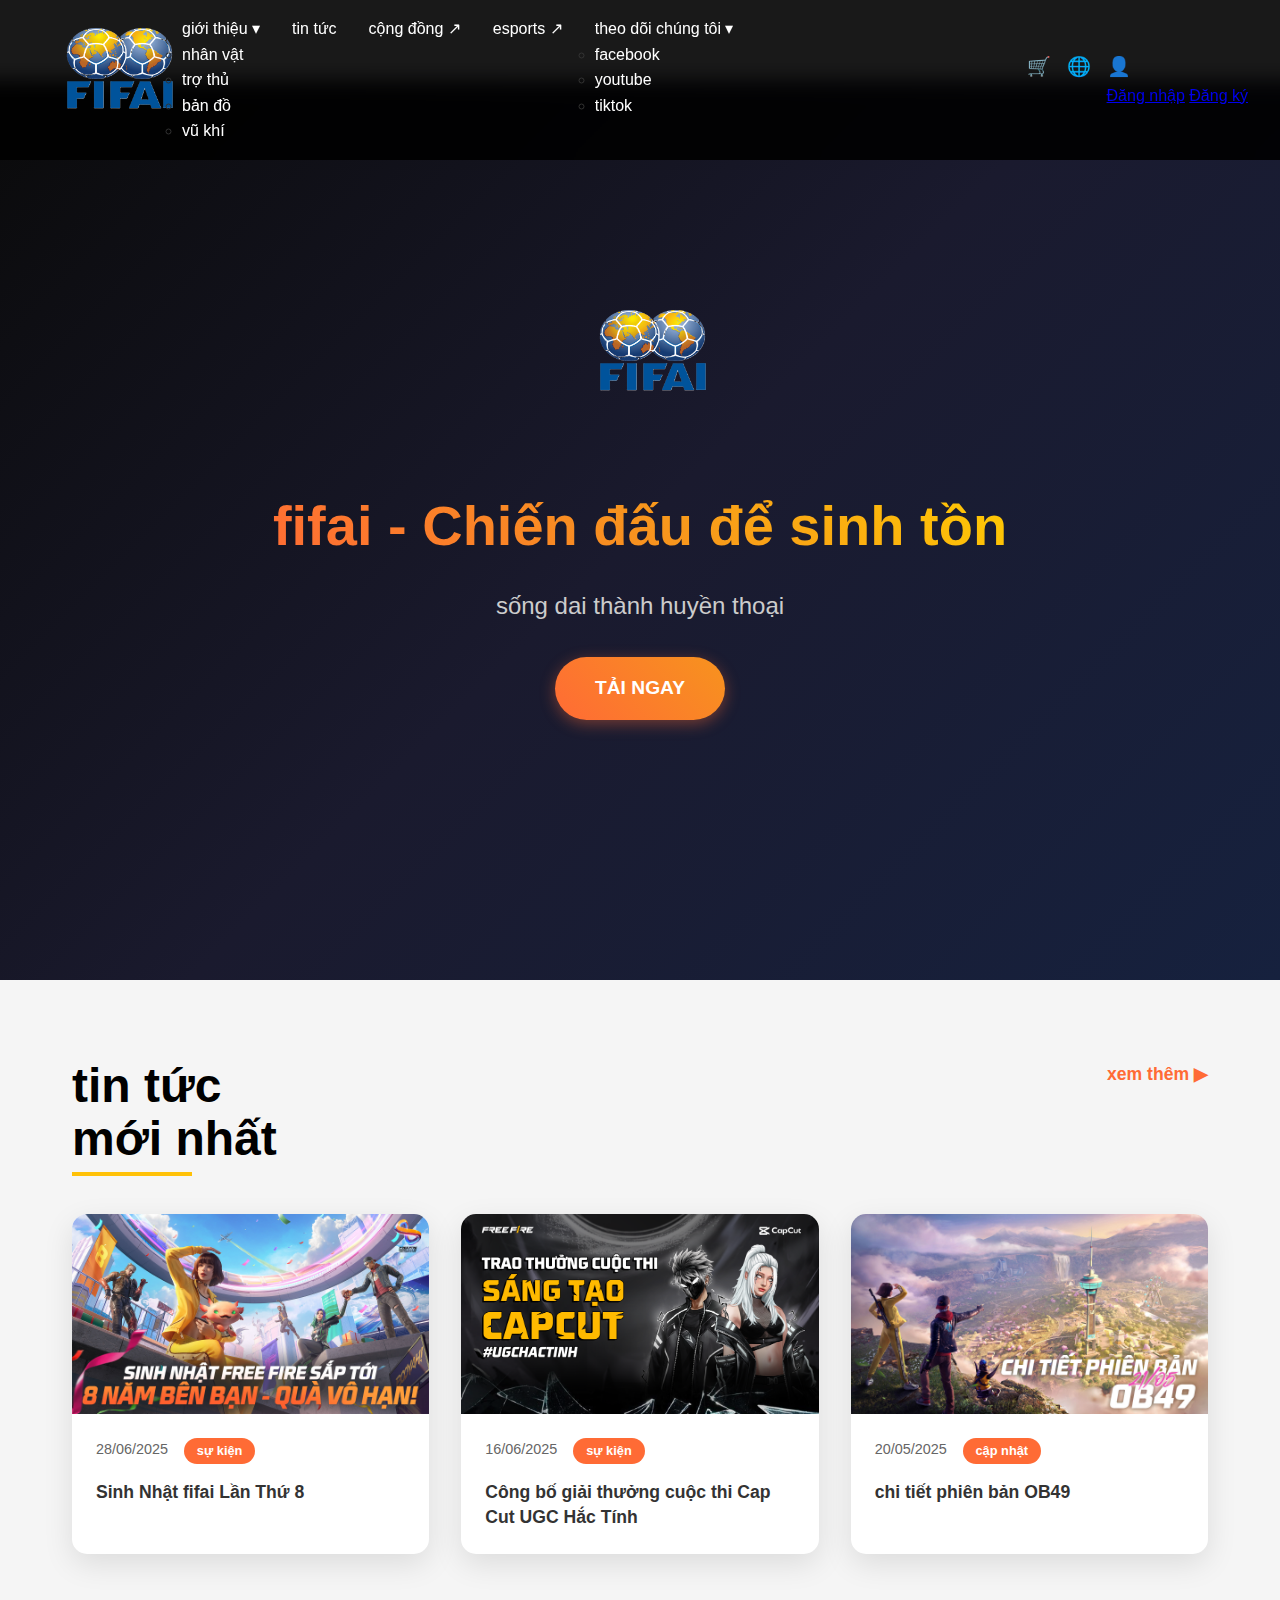
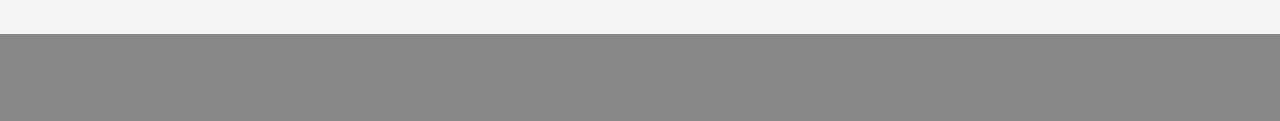
<file: index.html>
<!DOCTYPE html>
<html lang="en">
<head>
  <meta charset="UTF-8" />
  <meta name="viewport" content="width=device-width, initial-scale=1.0"/>
  <title>fifai</title>
  <link rel="stylesheet" href="./assets/css/style.css" />
</head>
<body>

  <!-- Phần thanh taskbar -->
  <nav class="navbar">
    <div class="logo-container">
      <a href="index.html">
        <img src="./assets/img/fifai.png" alt="FIFAI Logo" style="width: 150px; height: auto;" />
      </a>
    </div>


    <ul class="nav-links">
      <li class="dropdown">
        <a href="#">giới thiệu ▾</a>
        <ul class="dropdown-taskbar">
          <li><a href="nhanvat.html">Nhân vật</a></li>
          <li><a href="#">Trợ thủ</a></li>
          <li><a href="#">Bản đồ</a></li>
          <li><a href="#">Vũ khí</a></li>
        </ul>
      </li>
      <li><a href="new.html">tin tức</a></li>
      <li><a href="congdong.html">cộng đồng ↗</a></li>
      <li><a href="esport.html">eSPORTS ↗</a></li>
      <li class="dropdown">
        <a href="#">theo dõi chúng tôi ▾</a>
        <ul class="dropdown-taskbar">
          <li><a href="https://www.facebook.com/FreeFireUSOfficial/" target="_blank">Facebook</a></li>
          <li><a href="https://www.youtube.com/channel/UC7qTEluetD2pDB7lUBBlKuw" target="_blank">YouTube</a></li>
          <li><a href="https://www.tiktok.com/tag/freefire" target="_blank">TikTok</a></li>
        </ul>
      </li>
    </ul>

    <div class="nav-icons" style="margin-left: auto;">
      <span class="icon">🛒</span>
      <span class="icon">🌐</span>

      <div class="account-dropdown">
        <span class="icon account-icon">👤</span>
        <div class="account-menu">
          <a href="dang nhap.html">Đăng nhập</a>
          <a href="dangky.html">Đăng ký</a>
        </div>
      </div>
    </div>
  </nav>

  <!-- Phần hero chính -->
  <div class="hero-section">
    <header class="main-header">
      <img src="assets/img/fifai.png" style="width: 150px; height: auto;" />
    </header>

    <main class="main-content">
      <h1>fifai - Chiến đấu để sinh tồn</h1>
      <p class="subtitle">sống dai thành huyền thoại</p>
      <a href="#" class="cta-button">tải Ngay</a>
    </main>
  </div>

  <!-- Phần tin tức -->
  <section id="news" class="news-section">
    <div class="container">
      <div class="news-header">
        <h2 class="news-title">tin tức<br />mới nhất</h2>
        <a href="#" class="view-all">xem thêm ▶</a>
      </div>

      <div class="news-grid">
        <article class="news-card">
          <div class="news-image">
            <img src="assets/img/ff1.jpeg" />
          </div>
          <div class="news-content">
            <div class="news-meta">
              <span class="news-date">28/06/2025</span>
              <span class="news-category">sự kiện</span>
            </div>
            <h3 class="news-headline">Sinh Nhật fifai Lần Thứ 8</h3>
          </div>
        </article>

        <article class="news-card">
          <div class="news-image">
            <img src="assets/img/ff2.png" />
          </div>
          <div class="news-content">
            <div class="news-meta">
              <span class="news-date">16/06/2025</span>
              <span class="news-category">sự kiện</span>
            </div>
            <h3 class="news-headline">Công bố giải thưởng cuộc thi Cap Cut UGC Hắc Tính</h3>
          </div>
        </article>

        <article class="news-card">
          <div class="news-image">
            <img src="assets/img/ff3.jpg" />
          </div>
          <div class="news-content">
            <div class="news-meta">
              <span class="news-date">20/05/2025</span>
              <span class="news-category">cập nhật</span>
            </div>
            <h3 class="news-headline">chi tiết phiên bản OB49</h3>
          </div>
        </article>
      </div>
    </div>
</section>


  <!-- Footer -->
  <footer class="main-footer">
    <p>&copy; fifai. @2025.</p>
  </footer>

</body>
</html>
</file>
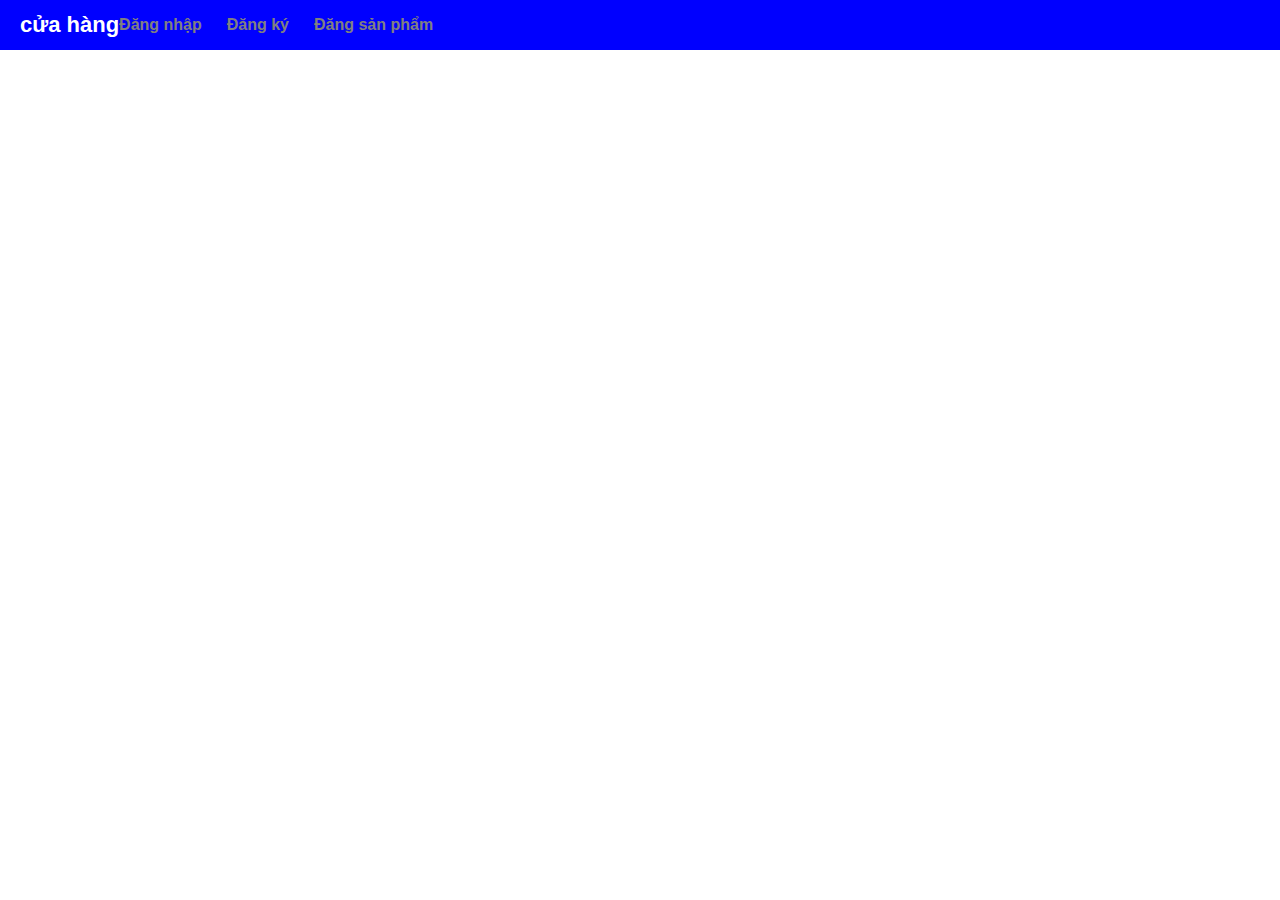
<file: ck.html>
<!DOCTYPE html>
<html lang="en">
<head>
  <meta charset="UTF-8">
  <title>tải đì</title>
  <link rel="stylesheet" href="./assets/css/ck.css">
</head>
<body>

  <header class="navbar">
    <div class="logo">cửa hàng</div>

    <ul class="account-links">
        <li><a href="dang nhap.html">Đăng nhập</a></li>
        <li><a href="dangky.html">Đăng ký</a></li>
        <li><a href="trangbanhang.html">Đăng sản phẩm</a></li>
    </ul>


  </header>

</body>
</html>
</file>
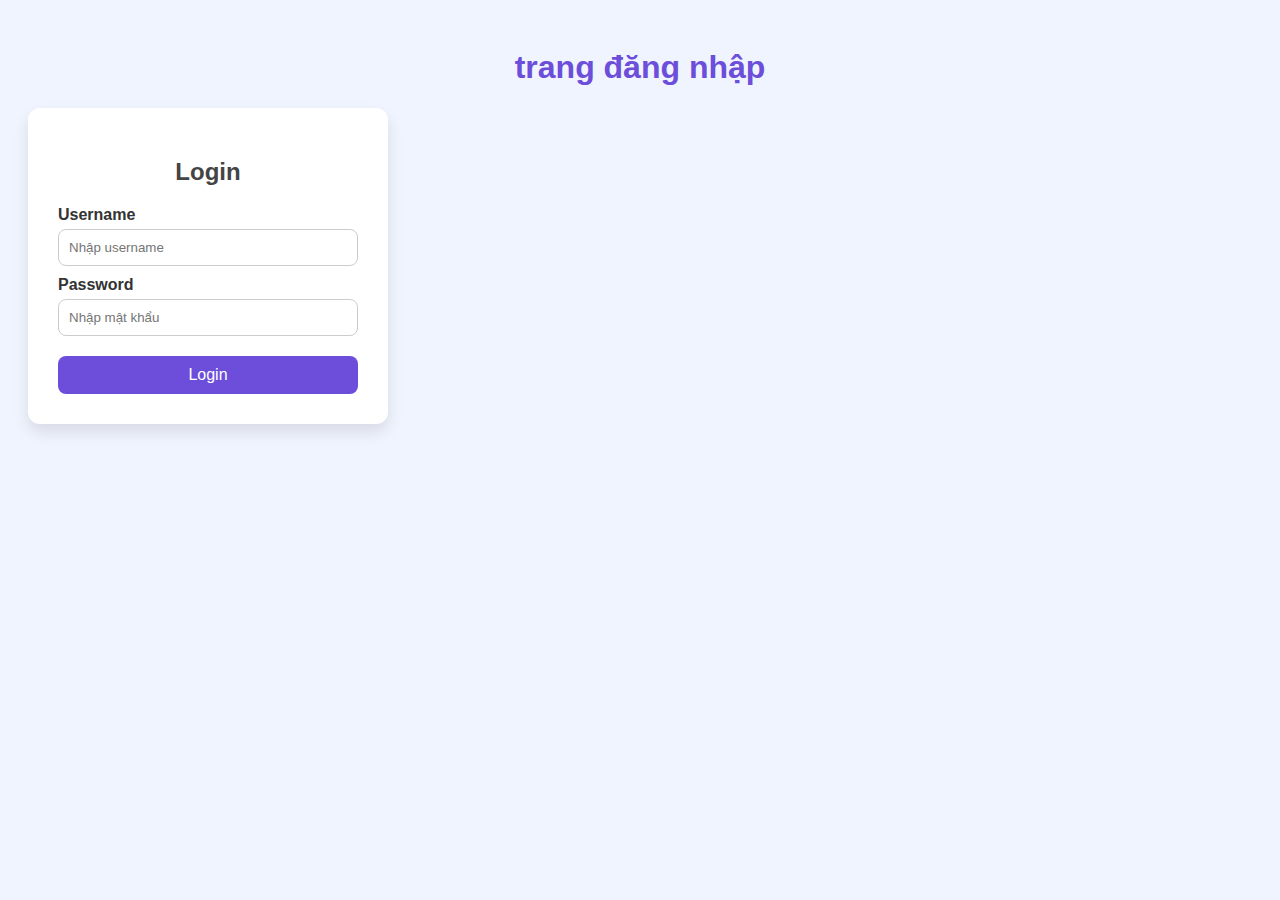
<file: dang nhap.html>
<!DOCTYPE html>
<html lang="en">
<head>
  <meta charset="UTF-8">
  <title>đăng nhập</title>
  <link rel="stylesheet" href="./assets/css/dangkynhap.css">
</head>
<body>
  <h1>trang đăng nhập</h1>
     <div class="form-box">
      <h2> Login</h2>
      <form>
        <label>Username</label>
        <input type="text" placeholder="Nhập username" required>

        <label>Password</label>
        <input type="password" placeholder="Nhập mật khẩu" required>

        <button type="submit">Login</button>
      </form>
    </div>
</body>
</html>
</file>
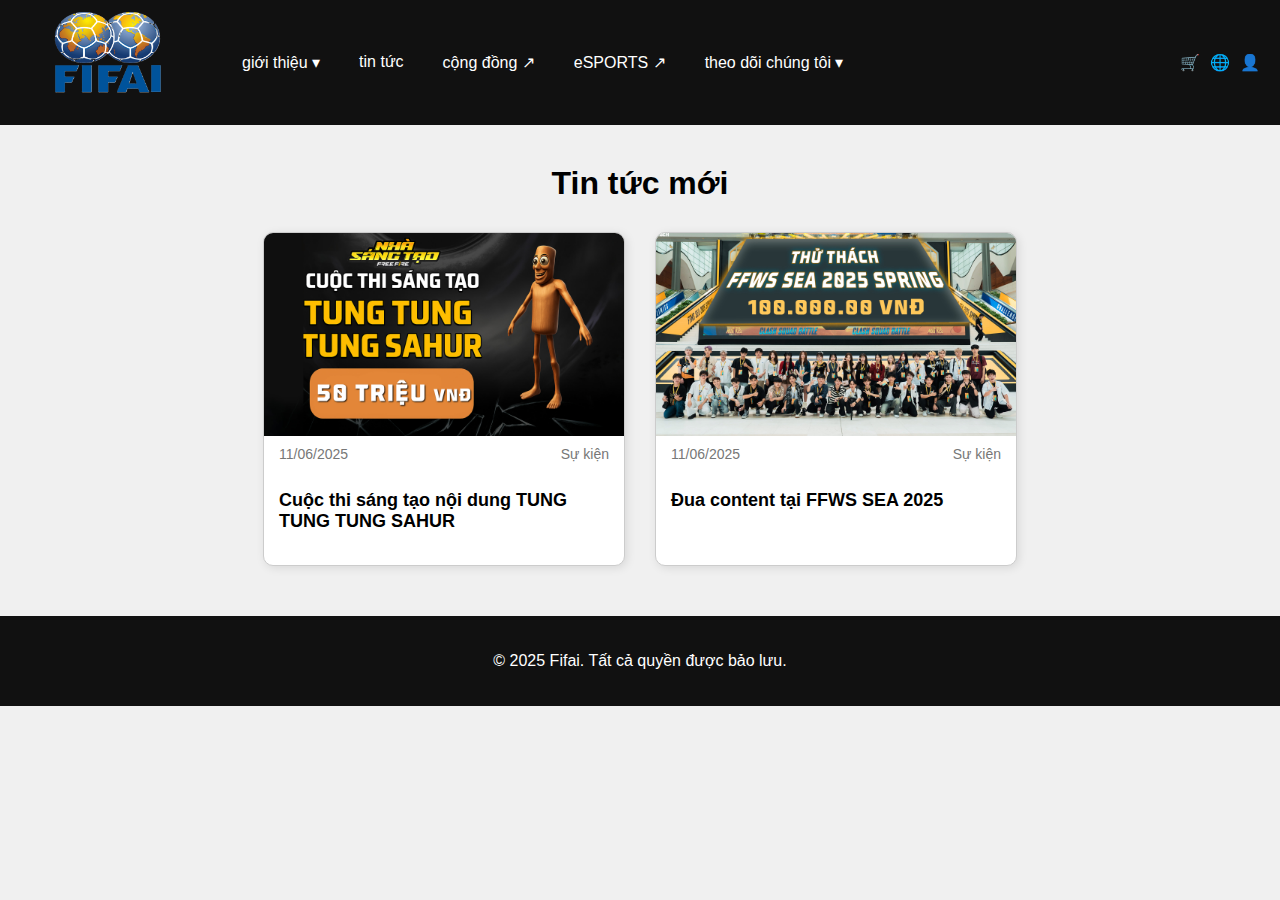
<file: new.html>
<!DOCTYPE html>
<html lang="en">
<head>
  <meta charset="UTF-8" />
  <meta name="viewport" content="width=device-width, initial-scale=1.0"/>
  <title>Tin tức - Fifai</title>
  <link rel="stylesheet" href="./assets/css/new.css" />
</head>
<body>

  <!-- logo -->
  <nav class="navbar">
    <div class="logo-container">
      <a href="index.html">
        <img src="./assets/img/fifai.png" alt="FIFAI Logo" style="width: 150px; height: auto;" />
      </a>
    </div>
      <!-- Phần thanh taskbar -->
    <ul class="nav-links">
      <li class="dropdown">
        <a href="#">giới thiệu ▾</a>
        <ul class="dropdown-taskbar">
          <li><a href="nhanvat.html">Nhân vật</a></li>
          <li><a href="#">Trợ thủ</a></li>
          <li><a href="#">Bản đồ</a></li>
          <li><a href="#">Vũ khí</a></li>
        </ul>
      </li>
      <li><a href="new.html">tin tức</a></li>
      <li><a href="congdong.html">cộng đồng ↗</a></li>
      <li><a href="esport.html">eSPORTS ↗</a></li>
      <li class="dropdown">
        <a href="#">theo dõi chúng tôi ▾</a>
        <ul class="dropdown-taskbar">
          <li><a href="https://www.facebook.com/FreeFireUSOfficial/" target="_blank">Facebook</a></li>
          <li><a href="https://www.youtube.com/channel/UC7qTEluetD2pDB7lUBBlKuw" target="_blank">YouTube</a></li>
          <li><a href="https://www.tiktok.com/tag/freefire" target="_blank">TikTok</a></li>
        </ul>
      </li>
    </ul>

    <div class="nav-icons" style="margin-left: auto;">
      <span class="icon">🛒</span>
      <span class="icon">🌐</span>
      <div class="account-dropdown">
        <span class="icon account-icon">👤</span>
        <div class="account-menu">
          <a href="dang nhap.html">Đăng nhập</a>
          <a href="dangky.html">Đăng ký</a>
        </div>
      </div>
    </div>
  </nav>

  <!-- PHẦN TIN TỨC -->
  <section class="news-section">
    <h2 class="news-title">Tin tức mới</h2>

    <div class="news-grid">
      <div class="news-card">
        <div class="news-img">
          <img src="assets/img/tung.jpg" alt="Tung Sahur">
        </div>
        <div class="news-info">
          <span class="date">11/06/2025</span>
          <span class="tag">Sự kiện</span>
        </div>
        <h3 class="news-headline">Cuộc thi sáng tạo nội dung TUNG TUNG TUNG SAHUR</h3>
      </div>

      <div class="news-card">
        <div class="news-img">
          <img src="assets/img/sukien.jpg" alt="FFWS SEA">
        </div>
        <div class="news-info">
          <span class="date">11/06/2025</span>
          <span class="tag">Sự kiện</span>
        </div>
        <h3 class="news-headline">Đua content tại FFWS SEA 2025</h3>
      </div>
    </div>
  </section>

  <footer>
    <p>&copy; 2025 Fifai. Tất cả quyền được bảo lưu.</p>
  </footer>

</body>
</html>
</file>
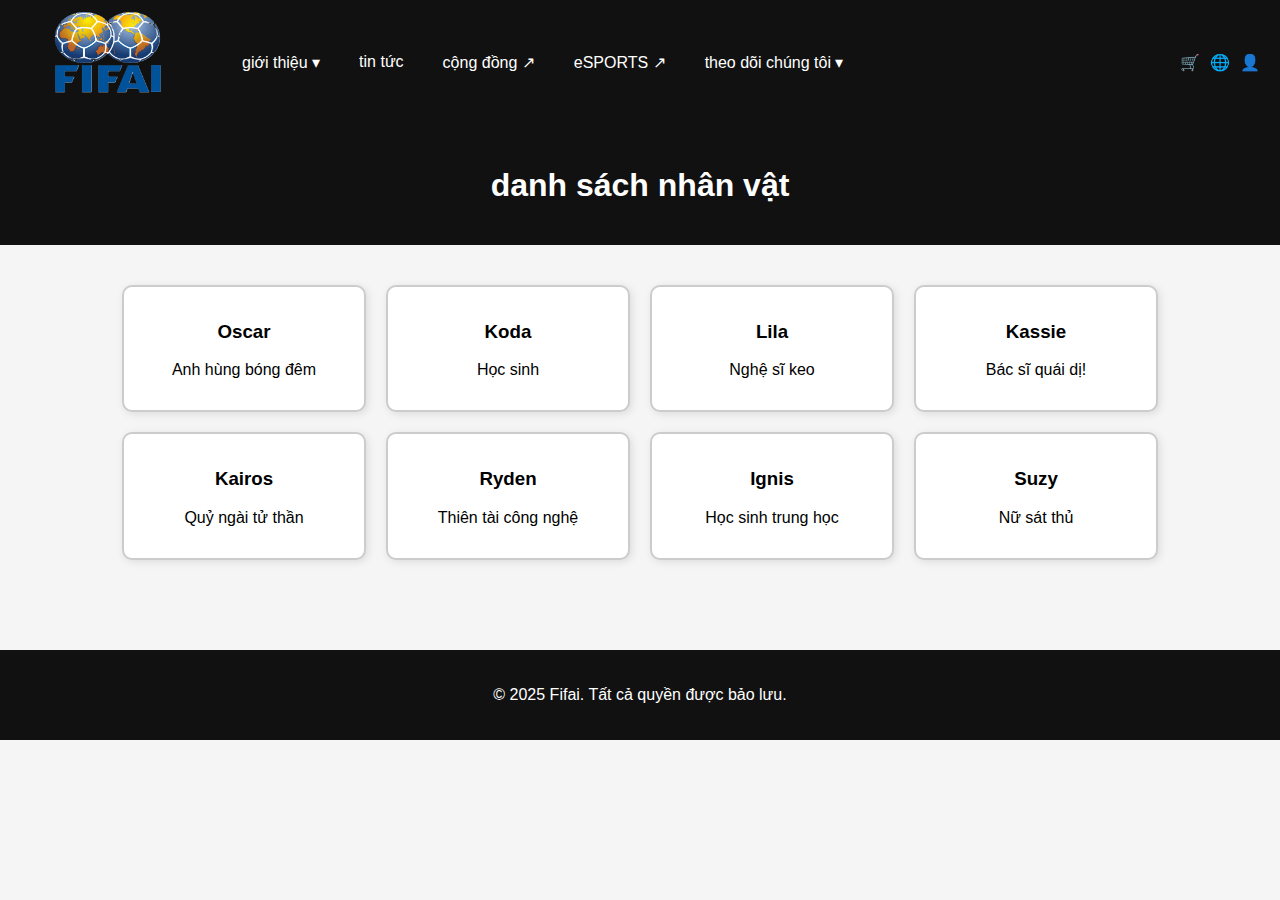
<file: nhanvat.html>
<!DOCTYPE html>
<html lang="en">
<head>
  <meta charset="UTF-8" />
  <meta name="viewport" content="width=device-width, initial-scale=1.0"/>
  <title>Nhân vật - Fifai</title>
  <link rel="stylesheet" href="./assets/css/nhanvat.css" />
</head>
<body>

    <!-- PHẦN logo -->
  <nav class="navbar">
    <div class="logo-container">
        <a href="index.html">
            <img src="./assets/img/fifai.png" alt="FIFAI Logo" style="width: 150px; height: auto;" />
        </a>
    </div>
     <!-- PHẦN taskbar -->
    <ul class="nav-links">
      <li class="dropdown">
        <a href="#">giới thiệu ▾</a>
        <ul class="dropdown-taskbar">
          <li><a href="nhanvat.html">Nhân vật</a></li>
          <li><a href="#">Trợ thủ</a></li>
          <li><a href="#">Bản đồ</a></li>
          <li><a href="#">Vũ khí</a></li>
        </ul>
      </li>
      <li><a href="index.html#news">tin tức</a></li>
      <li><a href="#">cộng đồng ↗</a></li>
      <li><a href="esport.html">eSPORTS ↗</a></li>
      <li class="dropdown">
        <a href="#">theo dõi chúng tôi ▾</a>
        <ul class="dropdown-taskbar">
          <li><a href="https://www.facebook.com/FreeFireUSOfficial/" target="_blank">Facebook</a></li>
          <li><a href="https://www.youtube.com/channel/UC7qTEluetD2pDB7lUBBlKuw" target="_blank">YouTube</a></li>
          <li><a href="https://www.tiktok.com/tag/freefire" target="_blank">TikTok</a></li>
        </ul>
      </li>
    </ul>

    <div class="nav-icons" style="margin-left: auto;">
      <span class="icon">🛒</span>
      <span class="icon">🌐</span>
      <div class="account-dropdown">
        <span class="icon account-icon">👤</span>
        <div class="account-menu">
          <a href="dang nhap.html">Đăng nhập</a>
          <a href="dangky.html">Đăng ký</a>
        </div>
      </div>
    </div>
  </nav>


  <header>
    <h1>danh sách nhân vật</h1>
  </header>

  <section class="character-section">
    <div class="character-list">
      <div class="character-card">
        <h3>Oscar</h3>
        <p>Anh hùng bóng đêm</p>
      </div>
      <div class="character-card">
        <h3>Koda</h3>
        <p>Học sinh</p>
      </div>
      <div class="character-card">
        <h3>Lila</h3>
        <p>Nghệ sĩ keo</p>
      </div>
      <div class="character-card">
        <h3>Kassie</h3>
        <p>Bác sĩ quái dị!</p>
      </div>
      <div class="character-card">
        <h3>Kairos</h3>
        <p>Quỷ ngài tử thần</p>
      </div>
      <div class="character-card">
        <h3>Ryden</h3>
        <p>Thiên tài công nghệ</p>
      </div>
      <div class="character-card">
        <h3>Ignis</h3>
        <p>Học sinh trung học</p>
      </div>
      <div class="character-card">
        <h3>Suzy</h3>
        <p>Nữ sát thủ</p>
      </div>
    </div>
  </section>

  <footer>
    <p>&copy; 2025 Fifai. Tất cả quyền được bảo lưu.</p>
  </footer>

</body>
</html>
</file>
<file: assets/css/style.css>
* {
  margin: 0;
  padding: 0;
  box-sizing: border-box;
}

body {
  font-family: "Arial", "Helvetica", sans-serif;
  line-height: 1.6;
  color: #333;
}

/* Navigation Styles */
.navbar {
  display: flex;
  justify-content: space-between;
  align-items: center;
  padding: 1rem 2rem;
  background: rgba(0, 0, 0, 0.9);
  backdrop-filter: blur(10px);
  position: fixed;
  top: 0;
  left: 0;
  right: 0;
  z-index: 1000;
}

.logo-container {
  display: flex;
  align-items: center;
}

.logo-container .logo {
  height: 40px;
  width: auto;
  max-width: 150px;
}

.nav-links {
  display: flex;
  list-style: none;
  gap: 2rem;
}

.nav-links a {
  color: white !important;
  text-decoration: none;
  font-weight: 500;
  transition: color 0.3s ease;
  text-transform: lowercase;
}

.nav-links a:hover {
  color: #ff6b35 !important;
}

.nav-icons {
  display: flex;
  gap: 1rem;
}

.icon {
  font-size: 1.2rem;
  cursor: pointer;
  color: white;
  transition: transform 0.3s ease;
}

.icon:hover {
  transform: scale(1.1);
}

.hero-section {
  display: flex;
  flex-direction: column;
  justify-content: center;
  align-items: center;
  min-height: 100vh;
  text-align: center;
  padding: 2rem;
  margin-top: 80px;
  background: linear-gradient(135deg, #0a0a0a 0%, #1a1a2e 50%, #16213e 100%);
  color: white;
}

.main-header {
  margin-bottom: 2rem;
}

.main-logo {
  height: 120px;
  width: auto;
  max-width: 300px;
  filter: drop-shadow(0 0 30px rgba(255, 107, 53, 0.6));
  transition: all 0.3s ease;
}

.main-logo:hover {
  transform: scale(1.1);
}

/* Main Content */
.main-content {
  max-width: 800px;
  margin: 2rem 0;
}

.main-content h1 {
  font-size: 3.5rem !important;
  font-weight: bold !important;
  background: linear-gradient(45deg, #ff6b35, #f7931e, #ffcc02);
  -webkit-background-clip: text;
  -webkit-text-fill-color: transparent;
  background-clip: text;
  margin-bottom: 1rem !important;
  color: #ffcc02 !important; /* Fallback cho trình duyệt không hỗ trợ gradient */
}

.subtitle {
  font-size: 1.5rem !important;
  color: #cccccc !important;
  margin-bottom: 2rem !important;
  font-weight: 300;
}

.cta-button {
  display: inline-block;
  background: linear-gradient(45deg, #ff6b35, #f7931e);
  color: white !important;
  padding: 1rem 2.5rem;
  text-decoration: none;
  border-radius: 50px;
  font-size: 1.2rem;
  font-weight: bold;
  text-transform: uppercase;
  transition: all 0.3s ease;
  box-shadow: 0 4px 15px rgba(255, 107, 53, 0.4);
}

.cta-button:hover {
  transform: translateY(-2px);
  box-shadow: 0 6px 20px rgba(255, 107, 53, 0.6);
  color: white !important;
}

/* News Section */
.news-section {
  background: #f5f5f5;
  padding: 80px 0;
  color: #333;
}

.container {
  max-width: 1200px;
  margin: 0 auto;
  padding: 0 2rem;
}

.news-header {
  display: flex;
  justify-content: space-between;
  align-items: flex-start;
  margin-bottom: 3rem;
}

.news-title {
  font-size: 3rem !important;
  font-weight: 900 !important;
  color: #000 !important;
  line-height: 1.1;
  position: relative;
}

.news-title::after {
  content: "";
  position: absolute;
  bottom: -10px;
  left: 0;
  width: 120px;
  height: 4px;
  background: #ffc107;
}

.view-all {
  color: #ff6b35 !important;
  text-decoration: none;
  font-weight: bold;
  font-size: 1.1rem;
  transition: color 0.3s ease;
}

.view-all:hover {
  color: #f7931e !important;
}

.news-grid {
  display: grid;
  grid-template-columns: repeat(auto-fit, minmax(350px, 1fr));
  gap: 2rem;
}

.news-card {
  background: white;
  border-radius: 15px;
  overflow: hidden;
  box-shadow: 0 10px 30px rgba(0, 0, 0, 0.1);
  transition: transform 0.3s ease, box-shadow 0.3s ease;
  cursor: pointer;
}

.news-card:hover {
  transform: translateY(-5px);
  box-shadow: 0 20px 40px rgba(0, 0, 0, 0.15);
}

.news-image {
  width: 100%;
  height: 200px;
  overflow: hidden;
}

.news-image img {
  width: 100%;
  height: 100%;
  object-fit: cover;
  transition: transform 0.3s ease;
}

.news-card:hover .news-image img {
  transform: scale(1.05);
}

.news-content {
  padding: 1.5rem;
}

.news-meta {
  display: flex;
  gap: 1rem;
  margin-bottom: 1rem;
}

.news-date {
  color: #666 !important;
  font-size: 0.9rem;
}

.news-category {
  background: #ff6b35;
  color: white !important;
  padding: 0.2rem 0.8rem;
  border-radius: 15px;
  font-size: 0.8rem;
  font-weight: bold;
}

.news-headline {
  font-size: 1.1rem !important;
  font-weight: bold !important;
  color: #333 !important;
  line-height: 1.4;
  margin: 0;
}

/* Footer */
.main-footer {
  background: #888;
  text-align: center;
  padding: 2rem 0;
}

.main-footer p {
  color: #888 !important;
  font-size: 0.9rem;
}

@media (max-width: 768px) {
  .navbar {
    flex-direction: column;
    padding: 1rem;
    gap: 1rem;
  }

  .nav-links {
    gap: 1rem;
    flex-wrap: wrap;
    justify-content: center;
  }

  .main-content h1 {
    font-size: 2.5rem !important;
  }

  .subtitle {
    font-size: 1.2rem !important;
  }

  .hero-section {
    padding: 1rem;
    margin-top: 120px;
  }

  .main-logo {
    height: 80px;
  }

  .news-title {
    font-size: 2rem !important;
  }

  .news-header {
    flex-direction: column;
    gap: 1rem;
    text-align: center;
  }

  .news-grid {
    grid-template-columns: 1fr;
    gap: 1.5rem;
  }

  .container {
    padding: 0 1rem;
  }
}

@media (max-width: 480px) {
  .main-content h1 {
    font-size: 2rem !important;
  }

  .nav-links {
    font-size: 0.9rem;
  }

  .cta-button {
    padding: 0.8rem 2rem;
    font-size: 1rem;
  }

  .logo-container .logo {
    height: 35px;
  }

  .main-logo {
    height: 60px;
  }

  .news-section {
    padding: 40px 0;
  }
}

@keyframes fadeInUp {
  from {
    opacity: 0;
    transform: translateY(30px);
  }
  to {
    opacity: 1;
    transform: translateY(0);
  }
}

.main-content h1,
.subtitle,
.cta-button {
  animation: fadeInUp 0.8s ease-out;
}

.subtitle {
  animation-delay: 0.2s;
}

.cta-button {
  animation-delay: 0.4s;
}

.main-logo {
  animation: fadeInUp 0.6s ease-out;
}

.news-card {
  animation: fadeInUp 0.6s ease-out;
}

.news-card:nth-child(2) {
  animation-delay: 0.1s;
}

.news-card:nth-child(3) {
  animation-delay: 0.2s;
}
project/
├── index.html
└── assets/
    └── img/
        ├── ff1.jpg
        ├── ff2.jpg
        └── ff3.jpg
</file>
<file: assets/css/ck.css>
* { box-sizing: border-box; margin: 0; padding: 0; }

body {
  font-family: Arial, sans-serif;
}


.navbar {
  background-color: blue;     
  padding: 12px 20px;
  display: flex;
  align-items: center;
}


.logo {
  font-size: 22px;
  font-weight: bold;
  color: white;
}

.navbar ul {
  list-style: none;
  display: flex;
  gap: 25px;
}

.nav-links { margin-left: auto; }


.account-links { gap: 20px; }


.navbar a {
  text-decoration: none;
  color:  grey  ;               
  font-weight: bold;
  transition: color 0.25s;
}

.navbar a:hover {
  color: white;
}

.form-container {
  max-width: 420px;
  margin: 80px auto 40px;         
  padding: 30px 28px;
  background: white;
  border-radius: 12px;
  box-shadow: 0 4px 16px black(0,0,0,0.08);
}


.form-container h1 {
  font-size: 26px;
  margin-bottom: 24px;
  text-align: center;
  color: white;            
}


.form-container label {
  display: block;
  font-weight: 600;
  margin-bottom: 6px;
  color: #444;
}


.form-container input,
.form-container textarea,
.form-container select {
  width: 100%;
  padding: 10px 12px;
  border: 1px solid #ddd;
  border-radius: 8px;
  font-size: 15px;
  margin-bottom: 18px;
}

.form-container textarea {
  resize: vertical;
  min-height: 120px;
}


.form-container button {
  width: 100%;
  padding: 12px 0;
  background: #ff5f8d;
  color: #fff;
  font-weight: bold;
  font-size: 16px;
  border: none;
  border-radius: 8px;
  cursor: pointer;
  transition: opacity .25s;
}

.form-container button:hover {
  opacity: .9;
}

.form-container .helper-link {
  display: block;
  margin-top: 14px;
  text-align: center;
  font-size: 14px;
  color: #ff5f8d;
}

.form-container .helper-link:hover {
  text-decoration: underline;
}


@media (max-width: 500px) {
  .form-container {
    margin: 60px 15px 30px;
    padding: 24px 20px;
  }
}
</file>
<file: assets/css/dangkynhap.css>
body {
  font-family: 'Segoe UI', sans-serif;
  background: #f0f4ff;
  text-align: center;
  padding: 20px;
  color: #333;
}

h1 {
  color: #6c4edb;
}

.container {
  display: flex;
  flex-wrap: wrap;
  justify-content: center;
  gap: 30px;
  margin-top: 30px;
}

.form-box {
  background: #fff;
  border-radius: 12px;
  box-shadow: 0 8px 16px rgba(0,0,0,0.1);
  padding: 30px;
  width: 300px;
}

.form-box h2 {
  margin-bottom: 20px;
  color: #444;
}

label {
  display: block;
  text-align: left;
  margin-top: 10px;
  font-weight: bold;
}

input {
  width: 100%;
  padding: 10px;
  margin-top: 5px;
  border-radius: 8px;
  border: 1px solid #ccc;
  box-sizing: border-box;
}

button {
  margin-top: 20px;
  width: 100%;
  padding: 10px;
  background: #6c4edb;
  color: white;
  border: none;
  border-radius: 8px;
  cursor: pointer;
  font-size: 16px;
  transition: background 0.3s ease;
}

button:hover {
  background: #533bbf;
}
</file>
<file: assets/css/new.css>
body {
  font-family: Arial, sans-serif;
  background-color: #f0f0f0;
  margin: 0;
  color: #000;
}

.navbar {
  display: flex;
  align-items: center;
  background-color: #111;
  padding: 10px 20px;
  color: white;
  flex-wrap: wrap;
}

.logo-container img {
  height: 50px;
}

.nav-links {
  display: flex;
  list-style: none;
  margin-left: 20px;
  gap: 15px;
}

.nav-links li {
  position: relative;
}

.nav-links a {
  color: white;
  text-decoration: none;
  padding: 8px 12px;
  display: block;
}

.nav-links .dropdown-taskbar {
  display: none;
  position: absolute;
  background-color: black;
  list-style: none;
  margin: 0;
  padding: 10px 0;
  z-index: 999;
  min-width: 160px;
}

.nav-links li:hover .dropdown-taskbar {
  display: block;
}

.nav-icons {
  display: flex;
  gap: 10px;
  align-items: center;
  margin-left: auto;
}

.account-dropdown {
  position: relative;
}

.account-menu {
  display: none;
  position: absolute;
  background: black;
  right: 0;
  top: 120%;
  padding: 10px;
  border: 1px solid #333;
}

.account-dropdown:hover .account-menu {
  display: block;
}

.account-menu a {
  display: block;
  padding: 5px 10px;
  color: white;
  text-decoration: none;
}

.news-section {
  max-width: 1200px;
  margin: 40px auto;
  padding: 0 20px;
}

.news-title {
  font-size: 2em;
  margin-bottom: 30px;
  text-align: center;
}

.news-grid {
  display: flex;
  flex-wrap: wrap;
  gap: 30px;
  justify-content: center;
}

.news-card {
  background-color: white;
  border: 1px solid #ccc;
  border-radius: 10px;
  overflow: hidden;
  width: 360px;
  box-shadow: 2px 2px 10px rgba(0,0,0,0.1);
  transition: transform 0.2s ease;
}

.news-card:hover {
  transform: translateY(-5px);
}

.news-img img {
  width: 100%;
  display: block;
}

.news-info {
  display: flex;
  justify-content: space-between;
  padding: 10px 15px;
  font-size: 14px;
  color: #777;
}

.news-headline {
  font-size: 18px;
  padding: 0 15px 15px;
}

footer {
  text-align: center;
  padding: 20px;
  background-color: #111;
  color: white;
  margin-top: 50px;
}
</file>
<file: assets/css/nhanvat.css>
/* TASKBAR CƠ BẢN */
.navbar {
  display: flex;
  align-items: center;
  background-color: #111;
  padding: 10px 20px;
  color: white;
  flex-wrap: wrap;
}

.logo-container img {
  height: 50px;
}

.nav-links {
  display: flex;
  list-style: none;
  margin-left: 20px;
  gap: 15px;
}

.nav-links li {
  position: relative;
}

.nav-links a {
  color: white;
  text-decoration: none;
  padding: 8px 12px;
  display: block;
}

.nav-links .dropdown-taskbar {
  display: none;
  position: absolute;
  background-color: black;
  list-style: none;
  margin: 0;
  padding: 10px 0;
  z-index: 999;
  min-width: 160px;
}

.nav-links li:hover .dropdown-taskbar {
  display: block;
}

.dropdown-taskbar li a {
  color: white;
  padding: 8px 16px;
}

.nav-icons {
  display: flex;
  gap: 10px;
  align-items: center;
  margin-left: auto;
}

.account-dropdown {
  position: relative;
}

.account-dropdown:hover .account-menu {
  display: block;
}

.account-menu {
  display: none;
  position: absolute;
  background: black;
  right: 0;
  top: 120%;
  padding: 10px;
  border: 1px solid #333;
}

.account-menu a {
  display: block;
  padding: 5px 10px;
  color: white;
  text-decoration: none;
}

/* ... các phần nhân vật... */
body {
  font-family: Arial, sans-serif;
  background-color: #f5f5f5;
  color: #000;
  margin: 0;
  padding: 0;
}

header {
  background-color: #111;
  padding: 20px;
  color: white;
  text-align: center;
}

.character-section {
  padding: 40px 20px;
  max-width: 1200px;
  margin: 0 auto;
}

.character-list {
  display: flex;
  flex-wrap: wrap;
  gap: 20px;
  justify-content: center;
}

.character-card {
  background-color: white;
  border: 2px solid #ccc;
  padding: 15px 20px;
  width: 200px;
  text-align: center;
  border-radius: 10px;
  box-shadow: 2px 2px 8px rgba(0,0,0,0.1);
  transition: transform 0.2s;
}

.character-card:hover {
  transform: translateY(-5px);
}

footer {
  text-align: center;
  padding: 20px;
  background-color: #111;
  color: white;
  margin-top: 50px;
}
</file>
